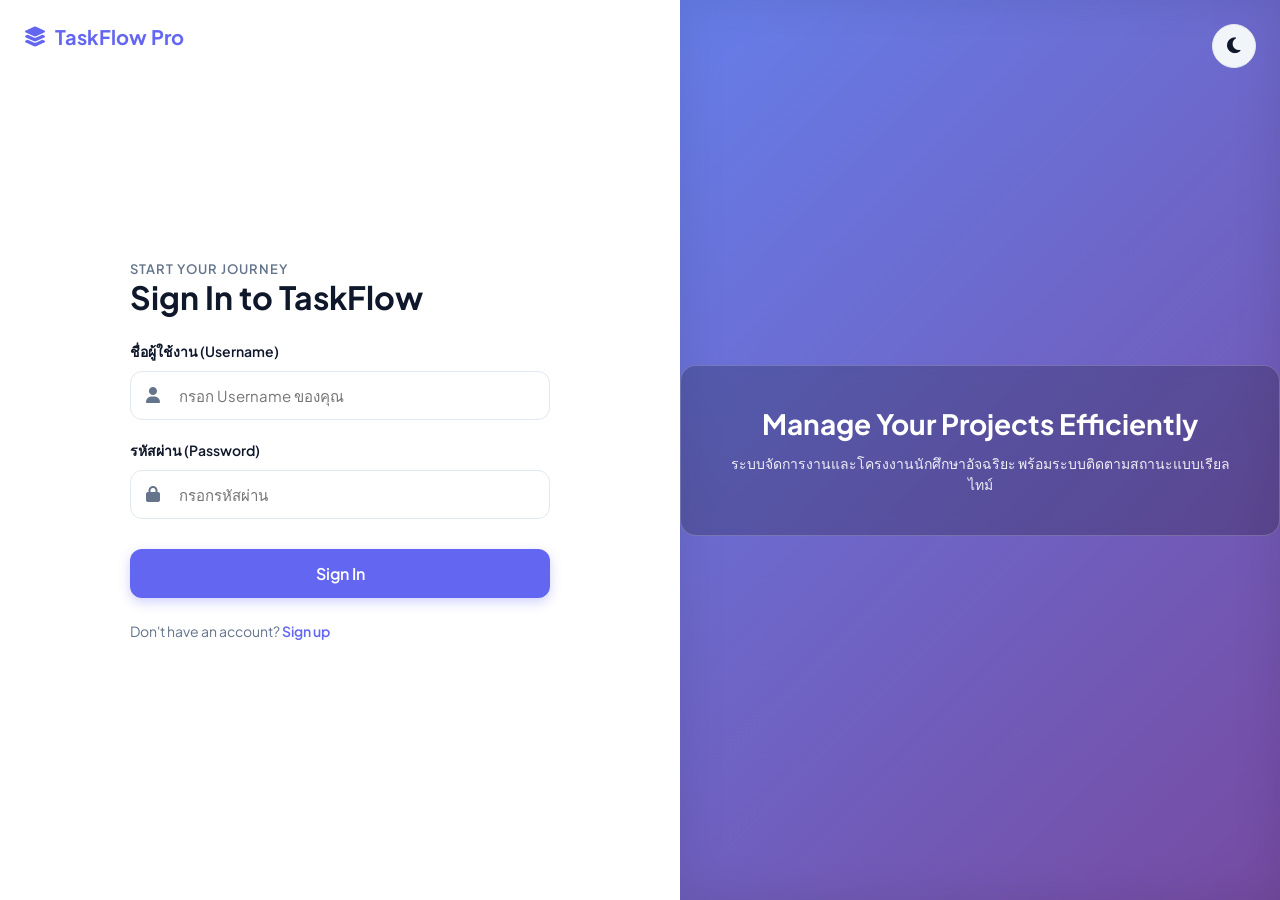
<file: index.html>
<!DOCTYPE html>
<html lang="th">
<head>
  <meta charset="UTF-8">
  <meta name="viewport" content="width=device-width, initial-scale=1.0">
  <title>TaskFlow Pro - เข้าสู่ระบบ</title>
  <link rel="stylesheet" href="style.css">
  <link rel="stylesheet" href="https://cdnjs.cloudflare.com/ajax/libs/font-awesome/6.4.0/css/all.min.css">
  <link href="https://fonts.googleapis.com/css2?family=Plus+Jakarta+Sans:wght@400;500;600;700&display=swap" rel="stylesheet">
</head>
<body>
  <div class="split-auth-container">
    <!-- ฝั่งซ้าย: ฟอร์มเข้าสู่ระบบ -->
    <div class="auth-form-side">
      <div style="position: absolute; top: 24px; left: 24px;">
        <span style="font-weight: 700; font-size: 20px; color: var(--primary); display: flex; align-items: center; gap: 8px;">
          <i class="fas fa-layer-group"></i> TaskFlow Pro
        </span>
      </div>

      <div style="position: absolute; top: 24px; right: 24px;">
        <button class="theme-toggle-btn" id="themeToggleBtn" onclick="toggleTheme()"><i class="fas fa-moon"></i></button>
      </div>

      <div class="auth-form-container">
        <div class="auth-header" style="text-align: left; margin-bottom: 24px;">
          <p style="color: var(--text-muted); font-size: 13px; font-weight: 600; text-transform: uppercase; letter-spacing: 1px;">Start your journey</p>
          <h2 style="font-size: 32px; font-weight: 700; color: var(--text-main);">Sign In to TaskFlow</h2>
        </div>
        
        <form id="loginForm">
          <div class="form-group">
            <label>ชื่อผู้ใช้งาน (Username)</label>
            <div class="input-icon-wrap">
              <i class="fas fa-user"></i>
              <input type="text" id="loginUsername" class="form-control" required placeholder="กรอก Username ของคุณ">
            </div>
          </div>
          
          <div class="form-group">
            <label>รหัสผ่าน (Password)</label>
            <div class="input-icon-wrap">
              <i class="fas fa-lock"></i>
              <input type="password" id="loginPassword" class="form-control" required placeholder="กรอกรหัสผ่าน">
            </div>
          </div>

          <button type="submit" class="btn-primary-custom">Sign In</button>
        </form>

        <div class="auth-footer-link" style="text-align: left; margin-top: 24px;">
          <p>Don't have an account? <a href="register.html" style="color: var(--primary); font-weight: 600;">Sign up</a></p>
        </div>
      </div>
    </div>

    <!-- ฝั่งขวา: แผงรูปภาพและแอนิเมชัน -->
    <div class="auth-visual-side">
      <div class="visual-content">
        <h3 style="font-size: 28px; margin-bottom: 12px; font-weight: 700;">Manage Your Projects Efficiently</h3>
        <p style="font-size: 14px; opacity: 0.9; line-height: 1.5;">ระบบจัดการงานและโครงงานนักศึกษาอัจฉริยะ พร้อมระบบติดตามสถานะแบบเรียลไทม์</p>
      </div>
    </div>
  </div>

  <script src="script.io.js"></script>
</body>
</html>
</file>
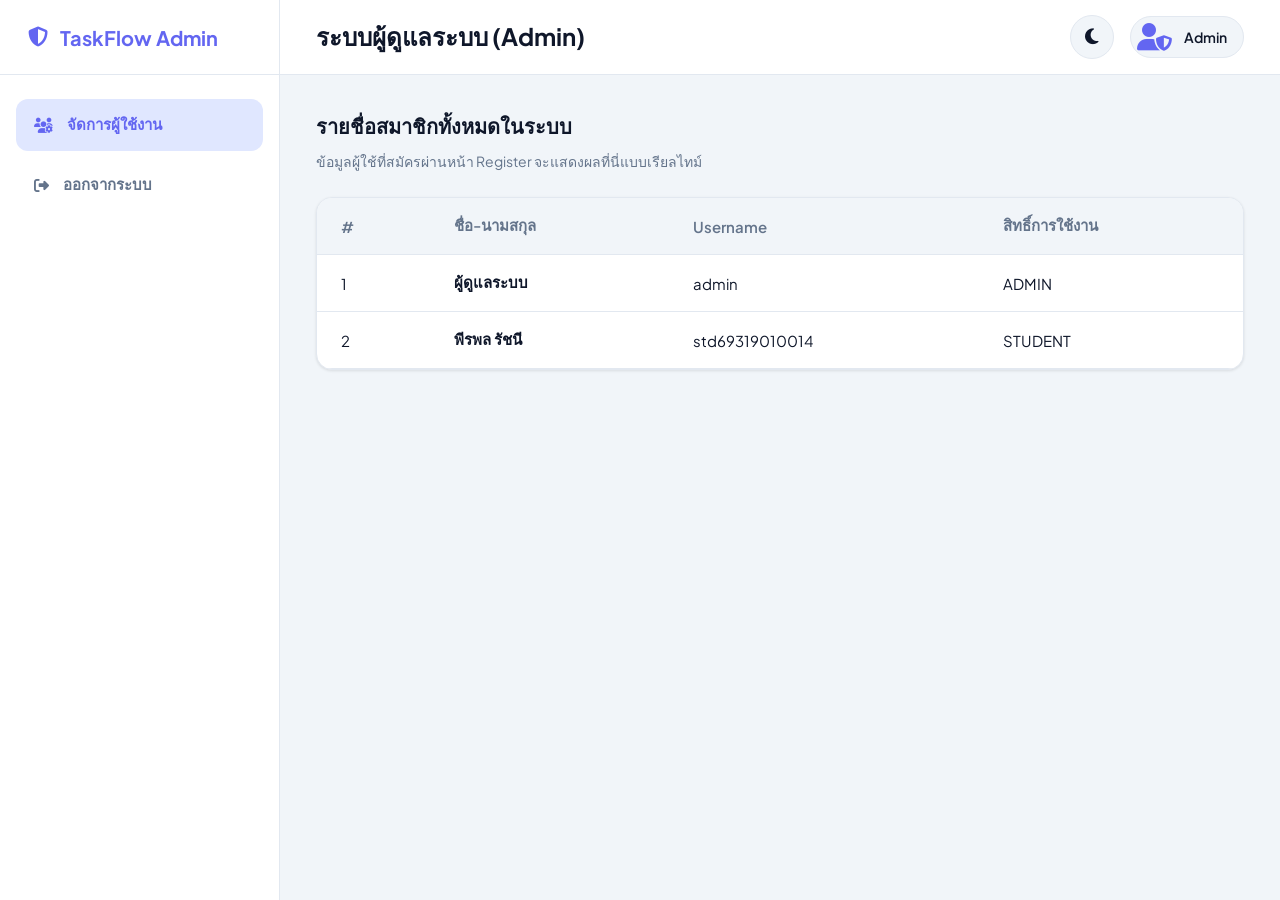
<file: admin-dashboard.html>
<!DOCTYPE html>
<html lang="th">
<head>
  <meta charset="UTF-8">
  <meta name="viewport" content="width=device-width, initial-scale=1.0">
  <title>TaskFlow Pro - แดชบอร์ดผู้ดูแลระบบ</title>
  <link rel="stylesheet" href="style.css">
  <link rel="stylesheet" href="https://cdnjs.cloudflare.com/ajax/libs/font-awesome/6.4.0/css/all.min.css">
  <link href="https://fonts.googleapis.com/css2?family=Plus+Jakarta+Sans:wght@400;500;600;700&display=swap" rel="stylesheet">
</head>
<body>

  <div class="sidebar-backdrop" id="sidebarBackdrop" onclick="toggleSidebar()"></div>

  <div class="app-container">
    <aside id="sidebar">
      <div class="sidebar-brand"><i class="fas fa-shield-alt"></i> TaskFlow Admin</div>
      <ul class="sidebar-menu">
        <li><a href="admin-dashboard.html" class="active"><i class="fas fa-users-cog"></i> จัดการผู้ใช้งาน</a></li>
        <li><a href="#" onclick="logout()"><i class="fas fa-sign-out-alt"></i> ออกจากระบบ</a></li>
      </ul>
    </aside>

    <div class="main-content">
      <header>
        <div class="topbar-left">
          <button class="hamburger" onclick="toggleSidebar()"><i class="fas fa-bars"></i></button>
          <h2>ระบบผู้ดูแลระบบ (Admin)</h2>
        </div>
        <div style="display: flex; align-items: center; gap: 16px;">
          <button class="theme-toggle-btn" id="themeToggleBtn" onclick="toggleTheme()"><i class="fas fa-moon"></i></button>
          <div class="user-profile-badge">
            <i class="fas fa-user-shield" style="font-size: 28px; color: var(--primary);"></i>
            <span id="userProfileName">Admin</span>
          </div>
        </div>
      </header>

      <div class="content-body">
        <h3 style="font-size: 20px; margin-bottom: 8px;">รายชื่อสมาชิกทั้งหมดในระบบ</h3>
        <p style="color: var(--text-muted); font-size: 14px; margin-bottom: 20px;">ข้อมูลผู้ใช้ที่สมัครผ่านหน้า Register จะแสดงผลที่นี่แบบเรียลไทม์</p>
        
        <div class="table-responsive">
          <table>
            <thead>
              <tr>
                <th>#</th>
                <th>ชื่อ-นามสกุล</th>
                <th>Username</th>
                <th>สิทธิ์การใช้งาน</th>
              </tr>
            </thead>
            <tbody id="adminUserTable">
              <!-- โหลดข้อมูลผ่าน JavaScript -->
            </tbody>
          </table>
        </div>
      </div>
    </div>
  </div>

  <script src="script.io.js"></script>
</body>
</html>
</file>
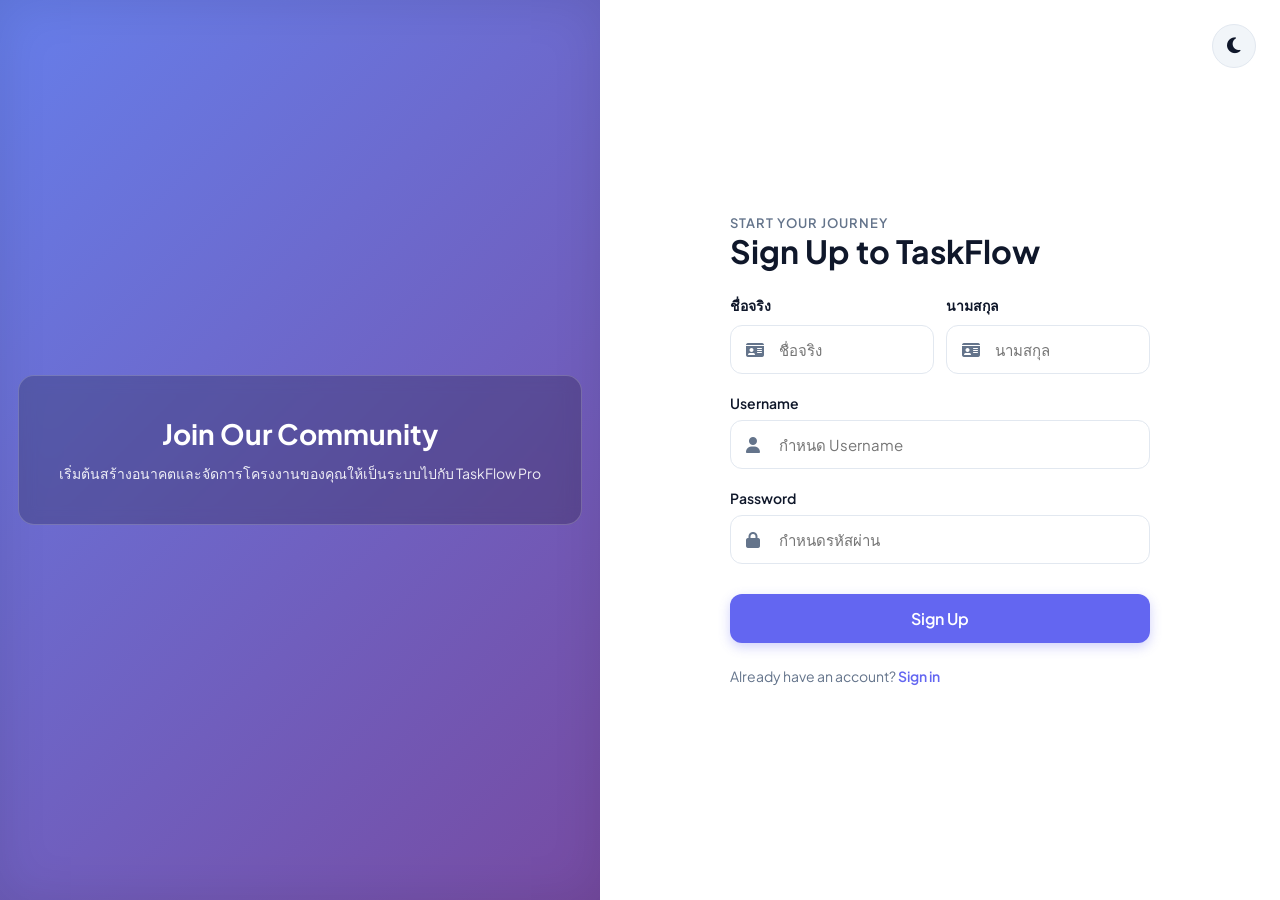
<file: register.html>
<!DOCTYPE html>
<html lang="th">
<head>
  <meta charset="UTF-8">
  <meta name="viewport" content="width=device-width, initial-scale=1.0">
  <title>TaskFlow Pro - สมัครสมาชิก</title>
  <link rel="stylesheet" href="style.css">
  <link rel="stylesheet" href="https://cdnjs.cloudflare.com/ajax/libs/font-awesome/6.4.0/css/all.min.css">
  <link href="https://fonts.googleapis.com/css2?family=Plus+Jakarta+Sans:wght@400;500;600;700&display=swap" rel="stylesheet">
</head>
<body>
  <div class="split-auth-container">
    <!-- ฝั่งซ้าย: แผงรูปภาพ (สลับตำแหน่งกับหน้า Login เพื่อสร้างเอฟเฟกต์แอนิเมชันสลับฝั่ง) -->
    <div class="auth-visual-side">
      <div class="visual-content">
        <h3 style="font-size: 28px; margin-bottom: 12px; font-weight: 700;">Join Our Community</h3>
        <p style="font-size: 14px; opacity: 0.9; line-height: 1.5;">เริ่มต้นสร้างอนาคตและจัดการโครงงานของคุณให้เป็นระบบไปกับ TaskFlow Pro</p>
      </div>
    </div>

    <!-- ฝั่งขวา: ฟอร์มสมัครสมาชิก -->
    <div class="auth-form-side">
      <div style="position: absolute; top: 24px; right: 24px;">
        <button class="theme-toggle-btn" id="themeToggleBtn" onclick="toggleTheme()"><i class="fas fa-moon"></i></button>
      </div>

      <div class="auth-form-container">
        <div class="auth-header" style="text-align: left; margin-bottom: 24px;">
          <p style="color: var(--text-muted); font-size: 13px; font-weight: 600; text-transform: uppercase; letter-spacing: 1px;">Start your journey</p>
          <h2 style="font-size: 32px; font-weight: 700; color: var(--text-main);">Sign Up to TaskFlow</h2>
        </div>
        
        <form id="registerForm">
          <div style="display: flex; gap: 12px;">
            <div class="form-group" style="flex: 1;">
              <label>ชื่อจริง</label>
              <div class="input-icon-wrap">
                <i class="fas fa-id-card"></i>
                <input type="text" id="regFname" class="form-control" required placeholder="ชื่อจริง">
              </div>
            </div>
            <div class="form-group" style="flex: 1;">
              <label>นามสกุล</label>
              <div class="input-icon-wrap">
                <i class="fas fa-id-card"></i>
                <input type="text" id="regLname" class="form-control" required placeholder="นามสกุล">
              </div>
            </div>
          </div>

          <div class="form-group">
            <label>Username</label>
            <div class="input-icon-wrap">
              <i class="fas fa-user"></i>
              <input type="text" id="regUsername" class="form-control" required placeholder="กำหนด Username">
            </div>
          </div>

          <div class="form-group">
            <label>Password</label>
            <div class="input-icon-wrap">
              <i class="fas fa-lock"></i>
              <input type="password" id="regPassword" class="form-control" required placeholder="กำหนดรหัสผ่าน">
            </div>
          </div>

          <button type="submit" class="btn-primary-custom">Sign Up</button>
        </form>

        <div class="auth-footer-link" style="text-align: left; margin-top: 24px;">
          <p>Already have an account? <a href="index.html" style="color: var(--primary); font-weight: 600;">Sign in</a></p>
        </div>
      </div>
    </div>
  </div>

  <script src="script.io.js"></script>
</body>
</html>
</file>
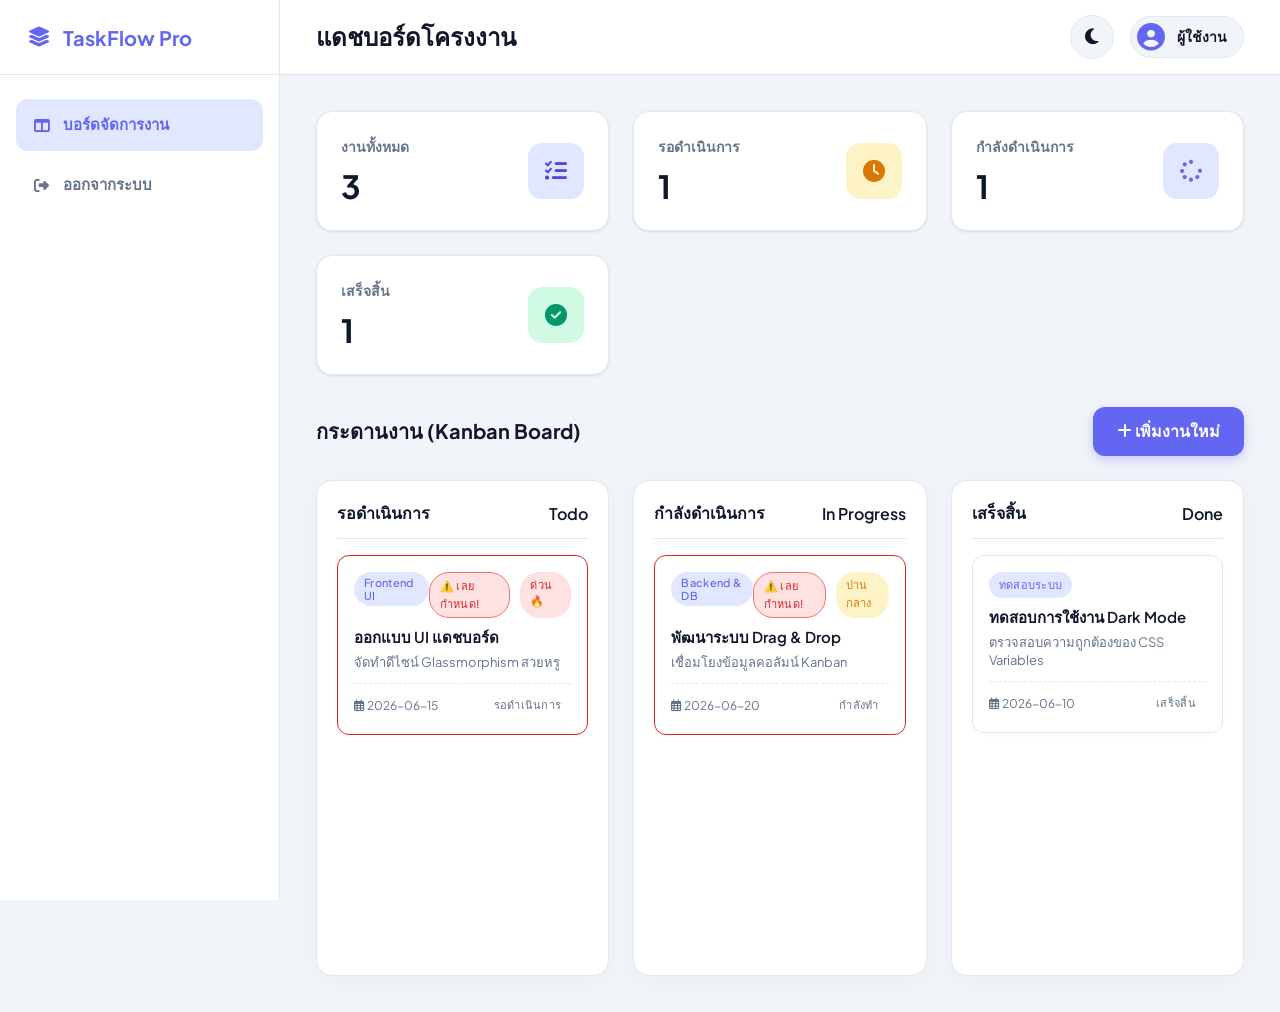
<file: student-dashboard.html>
<!DOCTYPE html>
<html lang="th">
<head>
  <meta charset="UTF-8">
  <meta name="viewport" content="width=device-width, initial-scale=1.0">
  <title>TaskFlow Pro - แดชบอร์ดนักศึกษา</title>
  <link rel="stylesheet" href="style.css">
  <link rel="stylesheet" href="https://cdnjs.cloudflare.com/ajax/libs/font-awesome/6.4.0/css/all.min.css">
  <link href="https://fonts.googleapis.com/css2?family=Plus+Jakarta+Sans:wght@400;500;600;700&display=swap" rel="stylesheet">
</head>
<body>

  <div class="sidebar-backdrop" id="sidebarBackdrop" onclick="toggleSidebar()"></div>

  <div class="app-container">
    <!-- Sidebar -->
    <aside id="sidebar">
      <div class="sidebar-brand"><i class="fas fa-layer-group"></i> TaskFlow Pro</div>
      <ul class="sidebar-menu">
        <li><a href="student-dashboard.html" class="active"><i class="fas fa-columns"></i> บอร์ดจัดการงาน</a></li>
        <li><a href="#" onclick="logout()"><i class="fas fa-sign-out-alt"></i> ออกจากระบบ</a></li>
      </ul>
    </aside>

    <!-- Main Content -->
    <div class="main-content">
      <header>
        <div class="topbar-left">
          <button class="hamburger" onclick="toggleSidebar()"><i class="fas fa-bars"></i></button>
          <h2>แดชบอร์ดโครงงาน</h2>
        </div>
        <div style="display: flex; align-items: center; gap: 16px;">
          <button class="theme-toggle-btn" id="themeToggleBtn" onclick="toggleTheme()"><i class="fas fa-moon"></i></button>
          <div class="user-profile-badge">
            <i class="fas fa-user-circle" style="font-size: 28px; color: var(--primary);"></i>
            <span id="userProfileName">ผู้ใช้งาน</span>
          </div>
        </div>
      </header>

      <div class="content-body">
        <!-- สถิติ -->
        <div class="stats-grid">
          <div class="stat-card">
            <div class="stat-info">
              <h3>งานทั้งหมด</h3>
              <div class="value" id="statTotal">0</div>
            </div>
            <div class="stat-icon" style="background: #e0e7ff; color: #4f46e5;"><i class="fas fa-tasks"></i></div>
          </div>
          <div class="stat-card">
            <div class="stat-info">
              <h3>รอดำเนินการ</h3>
              <div class="value" id="statTodo">0</div>
            </div>
            <div class="stat-icon" style="background: #fef3c7; color: #d97706;"><i class="fas fa-clock"></i></div>
          </div>
          <div class="stat-card">
            <div class="stat-info">
              <h3>กำลังดำเนินการ</h3>
              <div class="value" id="statDoing">0</div>
            </div>
            <div class="stat-icon" style="background: #e0e7ff; color: #6366f1;"><i class="fas fa-spinner"></i></div>
          </div>
          <div class="stat-card">
            <div class="stat-info">
              <h3>เสร็จสิ้น</h3>
              <div class="value" id="statDone">0</div>
            </div>
            <div class="stat-icon" style="background: #d1fae5; color: #059669;"><i class="fas fa-check-circle"></i></div>
          </div>
        </div>

        <!-- หัวข้อ Kanban -->
        <div style="display: flex; justify-content: space-between; align-items: center; margin-bottom: 24px;">
          <h3 style="font-size: 20px;">กระดานงาน (Kanban Board)</h3>
          <button class="btn-primary-custom" style="width: auto; padding: 12px 24px; margin: 0;" onclick="openTaskModal()"><i class="fas fa-plus"></i> เพิ่มงานใหม่</button>
        </div>

        <!-- Kanban Board -->
        <div class="kanban-container" id="kanbanBoard">
          <div class="kanban-col">
            <h4>รอดำเนินการ <span class="badge badge-todo">Todo</span></h4>
            <div class="kanban-dropzone" data-status="todo" id="colTodo" style="min-height: 400px;"></div>
          </div>
          <div class="kanban-col">
            <h4>กำลังดำเนินการ <span class="badge badge-doing">In Progress</span></h4>
            <div class="kanban-dropzone" data-status="doing" id="colDoing" style="min-height: 400px;"></div>
          </div>
          <div class="kanban-col">
            <h4>เสร็จสิ้น <span class="badge badge-done">Done</span></h4>
            <div class="kanban-dropzone" data-status="done" id="colDone" style="min-height: 400px;"></div>
          </div>
        </div>
      </div>
    </div>
  </div>

  <!-- Modal ฟอร์มเพิ่มงานใหม่ (แก้ไขให้เหลือชุดเดียวและย้ายมาไว้ด้านล่างเพื่อความเรียบร้อย) -->
  <div class="modal" id="taskModal">
    <div class="modal-content">
      <div class="modal-header">
        <h3 style="font-size: 20px;">เพิ่มงานใหม่</h3>
        <button class="close-btn" onclick="closeTaskModal()">&times;</button>
      </div>
      <form id="taskForm" onsubmit="handleAddTask(event)">
        
        <div class="form-group">
          <label>ชื่องาน</label>
          <div style="display: flex; gap: 10px;">
            <input type="text" id="taskTitle" class="form-control" required placeholder="ระบุชื่องานโครงงาน" style="padding-left: 16px;">
            <button type="button" class="btn-primary-custom" style="width: 50px; margin:0; background: var(--bg-color); color: var(--text-main); border: 1px solid var(--border-color);" onclick="startVoiceCommand()" title="สั่งงานด้วยเสียงภาษาไทย"><i class="fas fa-microphone"></i></button>
          </div>
        </div>

        <div style="display: flex; gap: 12px;">
          <div class="form-group" style="flex: 1;">
            <label>หมวดหมู่ (Category)</label>
            <select id="taskCategory" class="form-control" style="padding-left: 16px;">
              <option value="frontend">Frontend UI</option>
              <option value="backend">Backend & DB</option>
              <option value="document">เอกสารโครงงาน</option>
              <option value="testing">ทดสอบระบบ</option>
            </select>
          </div>
          <div class="form-group" style="flex: 1;">
            <label>ระดับความสำคัญ (Priority)</label>
            <select id="taskPriority" class="form-control" style="padding-left: 16px;">
              <option value="normal">ปกติ</option>
              <option value="medium">ปานกลาง</option>
              <option value="high">ด่วนที่สุด 🔥</option>
            </select>
          </div>
        </div>

        <div class="form-group">
          <label>วันที่กำหนดส่ง (Due Date)</label>
          <input type="date" id="taskDueDate" class="form-control" required style="padding-left: 16px;">
        </div>

        <div class="form-group">
          <label>รายละเอียดเพิ่มเติม</label>
          <textarea id="taskDesc" class="form-control" rows="2" placeholder="รายละเอียดงาน..." style="padding-left: 16px;"></textarea>
        </div>

        <div class="form-group">
          <label>สถานะเริ่มต้น</label>
          <select id="taskStatus" class="form-control" style="padding-left: 16px;">
            <option value="todo">รอดำเนินการ</option>
            <option value="doing">กำลังดำเนินการ</option>
            <option value="done">เสร็จสิ้น</option>
          </select>
        </div>
        
        <button type="submit" class="btn-primary-custom">บันทึกข้อมูลงาน</button>
      </form>
    </div>
  </div>

  <script src="script.io.js"></script>
</body>
</html>
</file>
<file: style.css>
:root {
  --bg-gradient: linear-gradient(135deg, #667eea 0%, #764ba2 100%);
  --bg-color: #f1f5f9;
  --surface-color: #ffffff;
  --surface-glass: rgba(255, 255, 255, 0.85);
  --text-main: #0f172a;
  --text-muted: #64748b;
  --border-color: #e2e8f0;
  --primary: #6366f1;
  --primary-hover: #4f46e5;
  --primary-light: #e0e7ff;
  --success: #10b981;
  --warning: #f59e0b;
  --danger: #ef4444;
  --sidebar-width: 280px;
  --header-height: 75px;
  --shadow-xl: 0 20px 25px -5px rgba(0, 0, 0, 0.1), 0 10px 10px -5px rgba(0, 0, 0, 0.04);
  --shadow-sm: 0 1px 3px 0 rgba(0, 0, 0, 0.1);
  --radius: 16px;
}

[data-theme="dark"] {
  --bg-gradient: linear-gradient(135deg, #0f172a 0%, #1e1b4b 100%);
  --bg-color: #0b0f19;
  --surface-color: #1e293b;
  --surface-glass: rgba(30, 41, 59, 0.85);
  --text-main: #f8fafc;
  --text-muted: #94a3b8;
  --border-color: #334155;
  --primary: #818cf8;
  --primary-hover: #6366f1;
  --primary-light: #312e81;
  --shadow-xl: 0 20px 25px -5px rgba(0, 0, 0, 0.5);
}

* {
  box-sizing: border-box;
  margin: 0;
  padding: 0;
  font-family: 'Plus Jakarta Sans', 'Segoe UI', sans-serif;
  transition: background-color 0.3s ease, color 0.3s ease, border-color 0.3s ease;
}

body {
  background-color: var(--bg-color);
  color: var(--text-main);
  min-height: 100dvh;
  display: flex;
  overflow-x: hidden;
}

/* --- Auth Pages Style (Login & Register) --- */
.auth-wrapper {
  width: 100%;
  min-height: 100dvh;
  background: var(--bg-gradient);
  display: flex;
  justify-content: center;
  align-items: center;
  padding: 24px;
  position: relative;
}

.auth-card {
  background: var(--surface-glass);
  backdrop-filter: blur(12px);
  -webkit-backdrop-filter: blur(12px);
  padding: 48px 40px;
  border-radius: var(--radius);
  box-shadow: var(--shadow-xl);
  width: 100%;
  max-width: 450px;
  border: 1px solid rgba(255, 255, 255, 0.2);
  animation: fadeIn 0.6s ease-out;
}

@keyframes fadeIn {
  from { opacity: 0; transform: translateY(20px); }
  to { opacity: 1; transform: translateY(0); }
}

.auth-header {
  text-align: center;
  margin-bottom: 32px;
}

.auth-header .logo-icon {
  font-size: 40px;
  color: var(--primary);
  margin-bottom: 12px;
}

.auth-header h2 {
  font-size: 28px;
  font-weight: 700;
  color: var(--text-main);
  margin-bottom: 8px;
}

.auth-header p {
  color: var(--text-muted);
  font-size: 14px;
}

.form-group {
  margin-bottom: 20px;
}

.form-group label {
  display: block;
  margin-bottom: 8px;
  font-size: 14px;
  font-weight: 600;
  color: var(--text-main);
}

.input-icon-wrap {
  position: relative;
}

.input-icon-wrap i {
  position: absolute;
  left: 16px;
  top: 50%;
  transform: translateY(-50%);
  color: var(--text-muted);
}

.form-control {
  width: 100%;
  padding: 14px 16px 14px 48px;
  background: var(--surface-color);
  border: 1px solid var(--border-color);
  border-radius: 12px;
  color: var(--text-main);
  font-size: 15px;
  outline: none;
}

.form-control:focus {
  border-color: var(--primary);
  box-shadow: 0 0 0 4px var(--primary-light);
}

.btn-primary-custom {
  width: 100%;
  padding: 14px;
  background: var(--primary);
  color: white;
  border: none;
  border-radius: 12px;
  font-size: 16px;
  font-weight: 600;
  cursor: pointer;
  box-shadow: 0 4px 12px rgba(99, 102, 241, 0.3);
  margin-top: 10px;
}

.btn-primary-custom:hover {
  background: var(--primary-hover);
  transform: translateY(-1px);
}

.auth-footer-link {
  margin-top: 24px;
  text-align: center;
  font-size: 14px;
  color: var(--text-muted);
}

.auth-footer-link a {
  color: var(--primary);
  text-decoration: none;
  font-weight: 600;
}

/* --- Dashboard Layout --- */
.app-container {
  display: flex;
  width: 100%;
  min-height: 100dvh;
}

aside {
  width: var(--sidebar-width);
  background: var(--surface-color);
  border-right: 1px solid var(--border-color);
  display: flex;
  flex-direction: column;
  position: fixed;
  top: 0;
  bottom: 0;
  left: 0;
  z-index: 100;
  transition: transform 0.3s cubic-bezier(0.4, 0, 0.2, 1);
}

.sidebar-brand {
  height: var(--header-height);
  display: flex;
  align-items: center;
  gap: 12px;
  padding: 0 28px;
  font-size: 20px;
  font-weight: 700;
  color: var(--primary);
  border-bottom: 1px solid var(--border-color);
}

.sidebar-menu {
  list-style: none;
  padding: 24px 16px;
  flex-grow: 1;
}

.sidebar-menu li {
  margin-bottom: 8px;
}

.sidebar-menu a {
  display: flex;
  align-items: center;
  gap: 14px;
  padding: 14px 18px;
  color: var(--text-muted);
  text-decoration: none;
  border-radius: 12px;
  font-weight: 600;
  font-size: 15px;
}

.sidebar-menu a:hover, .sidebar-menu a.active {
  background: var(--primary-light);
  color: var(--primary);
}

/* Main Area */
.main-content {
  flex-grow: 1;
  margin-left: var(--sidebar-width);
  display: flex;
  flex-direction: column;
  min-height: 100dvh;
}

header {
  height: var(--header-height);
  background: var(--surface-color);
  border-bottom: 1px solid var(--border-color);
  display: flex;
  align-items: center;
  justify-content: space-between;
  padding: 0 36px;
  position: sticky;
  top: 0;
  z-index: 90;
}

.topbar-left {
  display: flex;
  align-items: center;
  gap: 20px;
}

.hamburger {
  display: none;
  background: none;
  border: none;
  font-size: 22px;
  color: var(--text-main);
  cursor: pointer;
}

.theme-toggle-btn {
  background: var(--bg-color);
  border: 1px solid var(--border-color);
  width: 44px;
  height: 44px;
  border-radius: 50%;
  display: flex;
  align-items: center;
  justify-content: center;
  cursor: pointer;
  color: var(--text-main);
  font-size: 18px;
}

.user-profile-badge {
  display: flex;
  align-items: center;
  gap: 12px;
  background: var(--bg-color);
  padding: 6px 16px 6px 6px;
  border-radius: 50px;
  border: 1px solid var(--border-color);
  font-weight: 600;
  font-size: 14px;
}

.content-body {
  padding: 36px;
  flex-grow: 1;
}

/* Stats Cards */
.stats-grid {
  display: grid;
  grid-template-columns: repeat(auto-fit, minmax(240px, 1fr));
  gap: 24px;
  margin-bottom: 32px;
}

.stat-card {
  background: var(--surface-color);
  padding: 24px;
  border-radius: var(--radius);
  border: 1px solid var(--border-color);
  box-shadow: var(--shadow-sm);
  display: flex;
  align-items: center;
  justify-content: space-between;
}

.stat-info h3 {
  font-size: 14px;
  color: var(--text-muted);
  margin-bottom: 8px;
  font-weight: 600;
}

.stat-info .value {
  font-size: 32px;
  font-weight: 700;
  color: var(--text-main);
}

.stat-icon {
  width: 56px;
  height: 56px;
  border-radius: 14px;
  display: flex;
  align-items: center;
  justify-content: center;
  font-size: 22px;
}

/* --- Modern Kanban Board Styles --- */
.kanban-container {
  display: grid;
  grid-template-columns: repeat(3, 1fr);
  gap: 24px;
  align-items: start;
  margin-top: 12px;
}

.kanban-col {
  background: var(--surface-color);
  border: 1px solid var(--border-color);
  border-radius: 16px;
  padding: 20px;
  display: flex;
  flex-direction: column;
  box-shadow: 0 4px 20px rgba(0, 0, 0, 0.03);
}

.kanban-col h4 {
  font-size: 16px;
  font-weight: 600;
  margin-bottom: 16px;
  display: flex;
  justify-content: space-between;
  align-items: center;
  color: var(--text-main);
  padding-bottom: 12px;
  border-bottom: 1px solid var(--border-color);
}

.kanban-dropzone {
  display: flex;
  flex-direction: column;
  gap: 14px;
  min-height: 480px;
}

.task-card {
  background: var(--card-bg, rgba(255, 255, 255, 0.02));
  border: 1px solid var(--border-color);
  border-radius: 12px;
  padding: 16px;
  cursor: grab;
  transition: all 0.25s cubic-bezier(0.4, 0, 0.2, 1);
  box-shadow: 0 2px 6px rgba(0, 0, 0, 0.02);
  position: relative;
}

.task-card:hover {
  transform: translateY(-3px);
  box-shadow: 0 8px 24px rgba(0, 0, 0, 0.08);
  border-color: var(--primary);
}

.task-card:active {
  cursor: grabbing;
}

.task-card h5 {
  font-size: 15px;
  font-weight: 600;
  color: var(--text-main);
  margin: 8px 0 6px 0;
  line-height: 1.4;
}

.task-card p {
  font-size: 13px;
  color: var(--text-muted);
  line-height: 1.4;
  margin-bottom: 12px;
  display: -webkit-box;
  -webkit-line-clamp: 2;
  -webkit-box-orient: vertical;
  overflow: hidden;
}

.task-card .badge {
  padding: 4px 10px;
  border-radius: 20px;
  font-size: 11px;
  font-weight: 500;
  letter-spacing: 0.3px;
}

@media (max-width: 1024px) {
  .kanban-container {
    grid-template-columns: 1fr;
  }
}

/* Modal */
.modal {
  display: none;
  position: fixed;
  top: 0; left: 0; width: 100%; height: 100%;
  background: rgba(0,0,0,0.6);
  backdrop-filter: blur(4px);
  justify-content: center;
  align-items: center;
  z-index: 1000;
  padding: 20px;
}

.modal.active {
  display: flex;
}

.modal-content {
  background: var(--surface-color);
  padding: 36px;
  border-radius: var(--radius);
  width: 100%;
  max-width: 520px;
  border: 1px solid var(--border-color);
  box-shadow: var(--shadow-xl);
  animation: fadeIn 0.3s ease-out;
}

.modal-header {
  display: flex;
  justify-content: space-between;
  align-items: center;
  margin-bottom: 24px;
}

.close-btn {
  background: none;
  border: none;
  font-size: 24px;
  cursor: pointer;
  color: var(--text-muted);
}

/* Tables */
.table-responsive {
  width: 100%;
  overflow-x: auto;
  background: var(--surface-color);
  border-radius: var(--radius);
  border: 1px solid var(--border-color);
  box-shadow: var(--shadow-sm);
  margin-top: 24px;
}

table {
  width: 100%;
  border-collapse: collapse;
  text-align: left;
  font-size: 15px;
}

th, td {
  padding: 16px 24px;
  border-bottom: 1px solid var(--border-color);
}

th {
  background: var(--bg-color);
  font-weight: 600;
  color: var(--text-muted);
}

/* Mobile Backdrop */
.sidebar-backdrop {
  display: none;
  position: fixed;
  top: 0; left: 0; width: 100%; height: 100%;
  background: rgba(0,0,0,0.5);
  z-index: 95;
}

.sidebar-backdrop.active {
  display: block;
}

/* Responsive Media Queries */
@media (max-width: 768px) {
  aside {
    transform: translateX(-100%);
  }
  aside.active {
    transform: translateX(0);
  }
  .main-content {
    margin-left: 0;
  }
  .hamburger {
    display: block;
  }
  header {
    padding: 0 20px;
  }
  .content-body {
    padding: 20px;
  }
}
/* --- Modern Split-Screen Auth Styles --- */
.split-auth-container {
  display: flex;
  width: 100vw;
  height: 100dvh;
  overflow: hidden;
  position: relative;
  background: var(--surface-color);
}

.auth-form-side {
  flex: 1;
  display: flex;
  flex-direction: column;
  justify-content: center;
  align-items: center;
  padding: 40px;
  z-index: 2;
  transition: transform 0.6s ease-in-out;
}

.auth-visual-side {
  flex: 1;
  background: var(--bg-gradient);
  background-size: cover;
  background-position: center;
  position: relative;
  display: flex;
  justify-content: center;
  align-items: center;
  transition: transform 0.6s ease-in-out;
  box-shadow: inset 0 0 50px rgba(0,0,0,0.1);
}

.visual-content {
  text-align: center;
  color: white;
  padding: 40px;
  backdrop-filter: blur(8px);
  background: rgba(0, 0, 0, 0.2);
  border-radius: var(--radius);
  border: 1px solid rgba(255, 255, 255, 0.2);
}

.auth-form-container {
  width: 100%;
  max-width: 420px;
  animation: fadeIn 0.5s ease-in-out;
}

@keyframes fadeIn {
  from { opacity: 0; transform: translateY(10px); }
  to { opacity: 1; transform: translateY(0); }
}

@media (max-width: 968px) {
  .split-auth-container {
    flex-direction: column;
    overflow-y: auto;
  }
  .auth-visual-side {
    display: none;
  }
}
</file>
